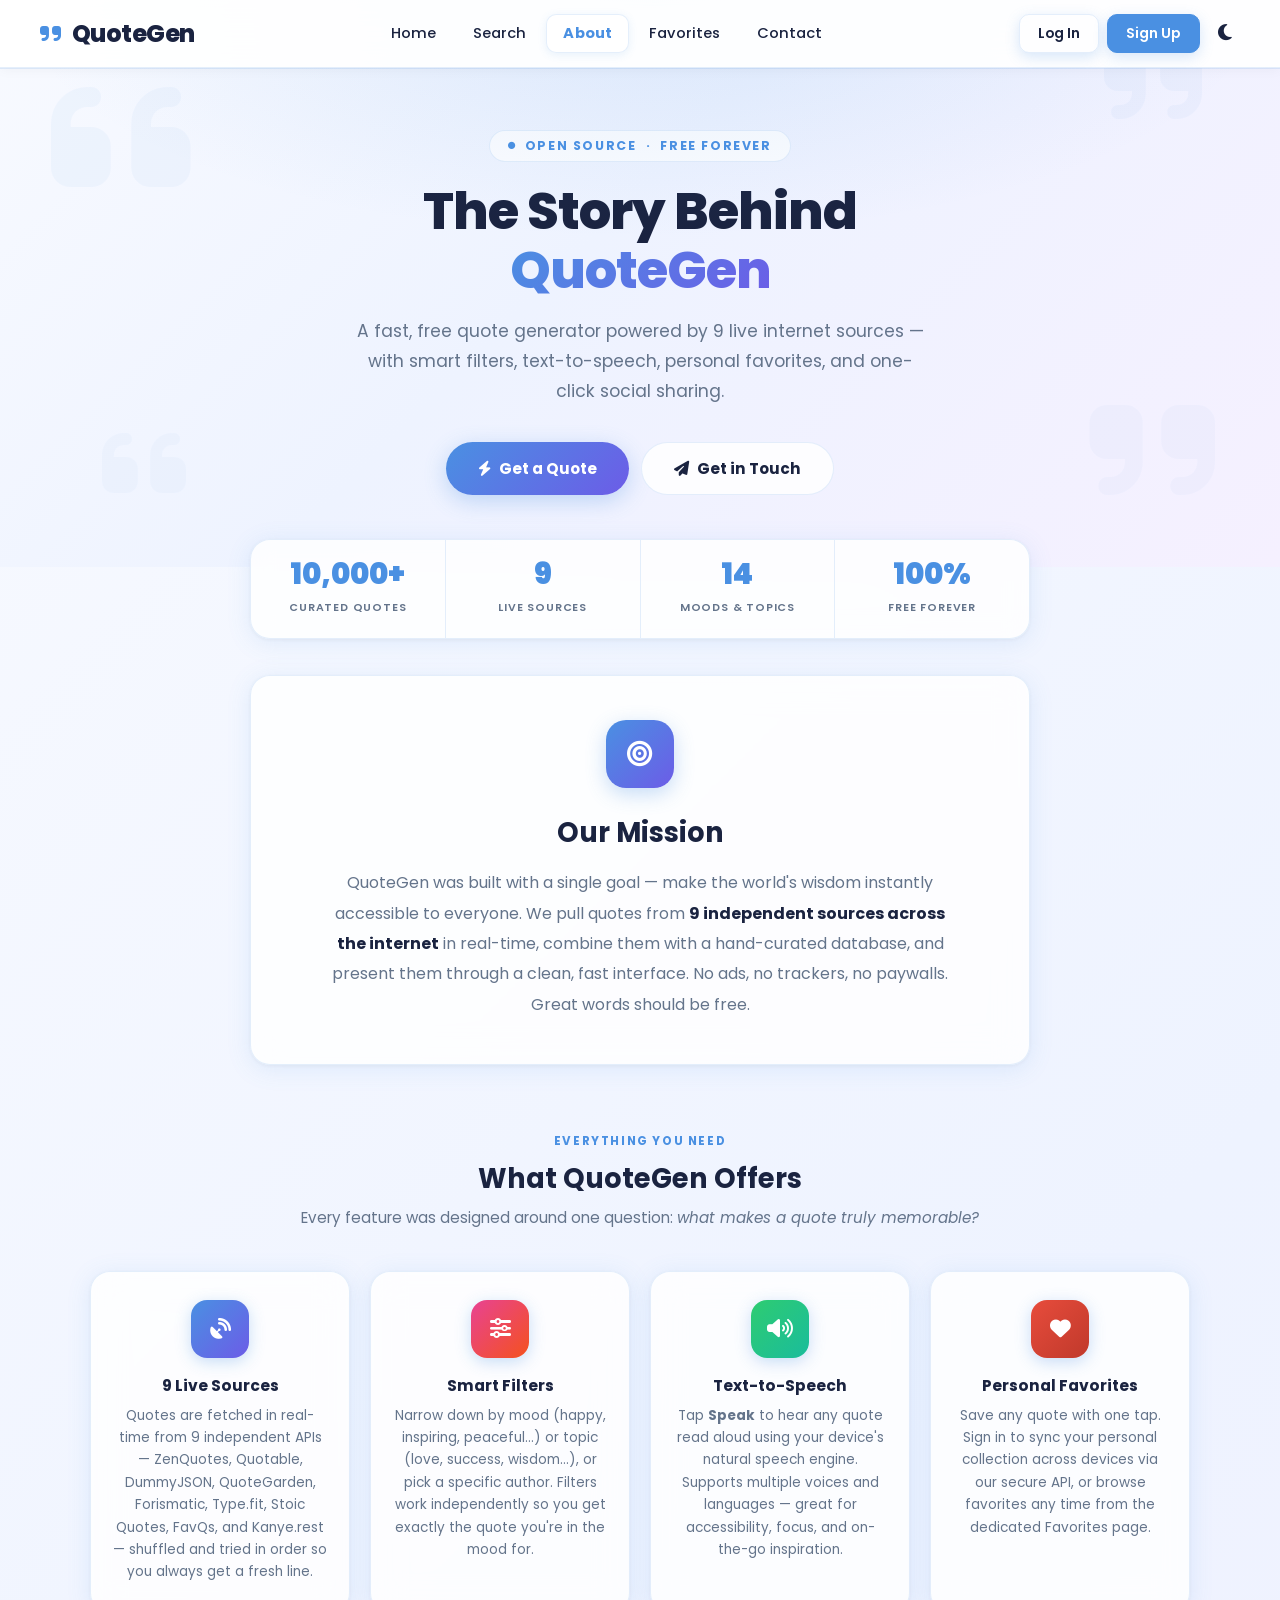
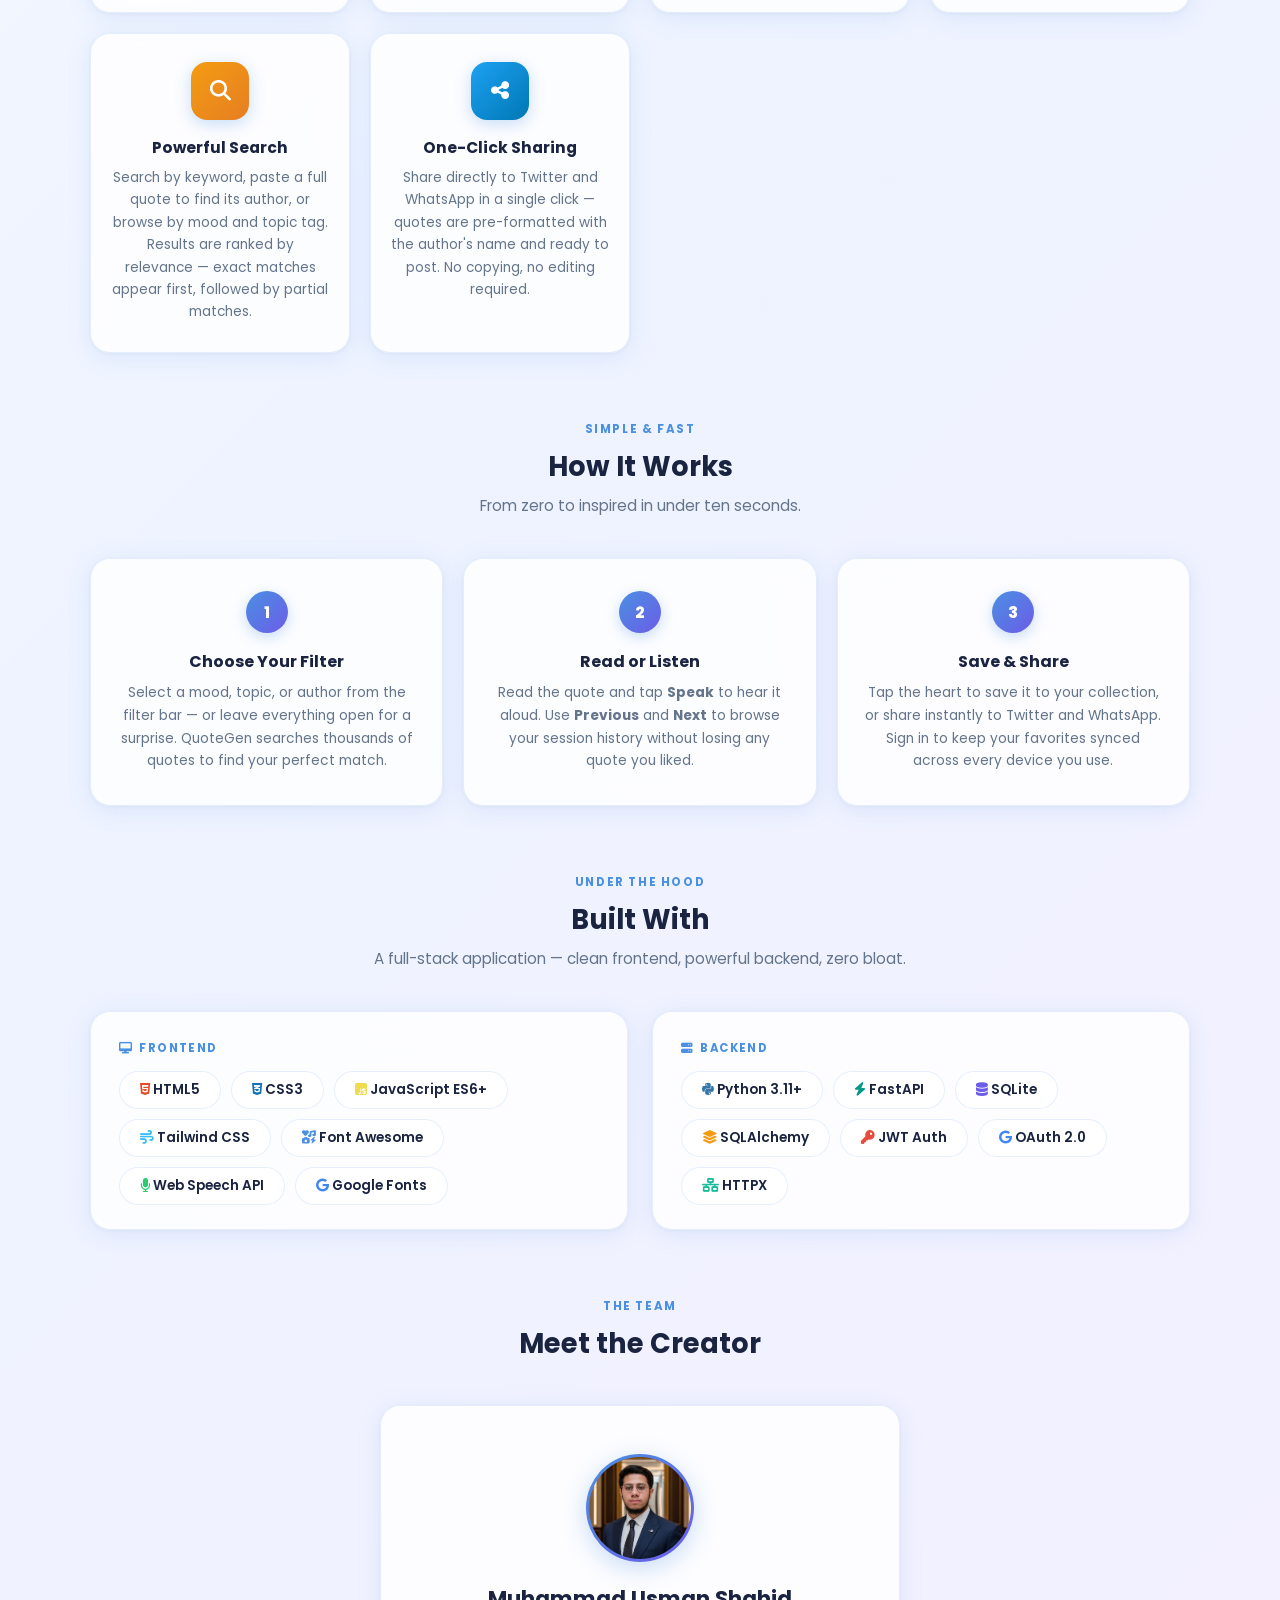
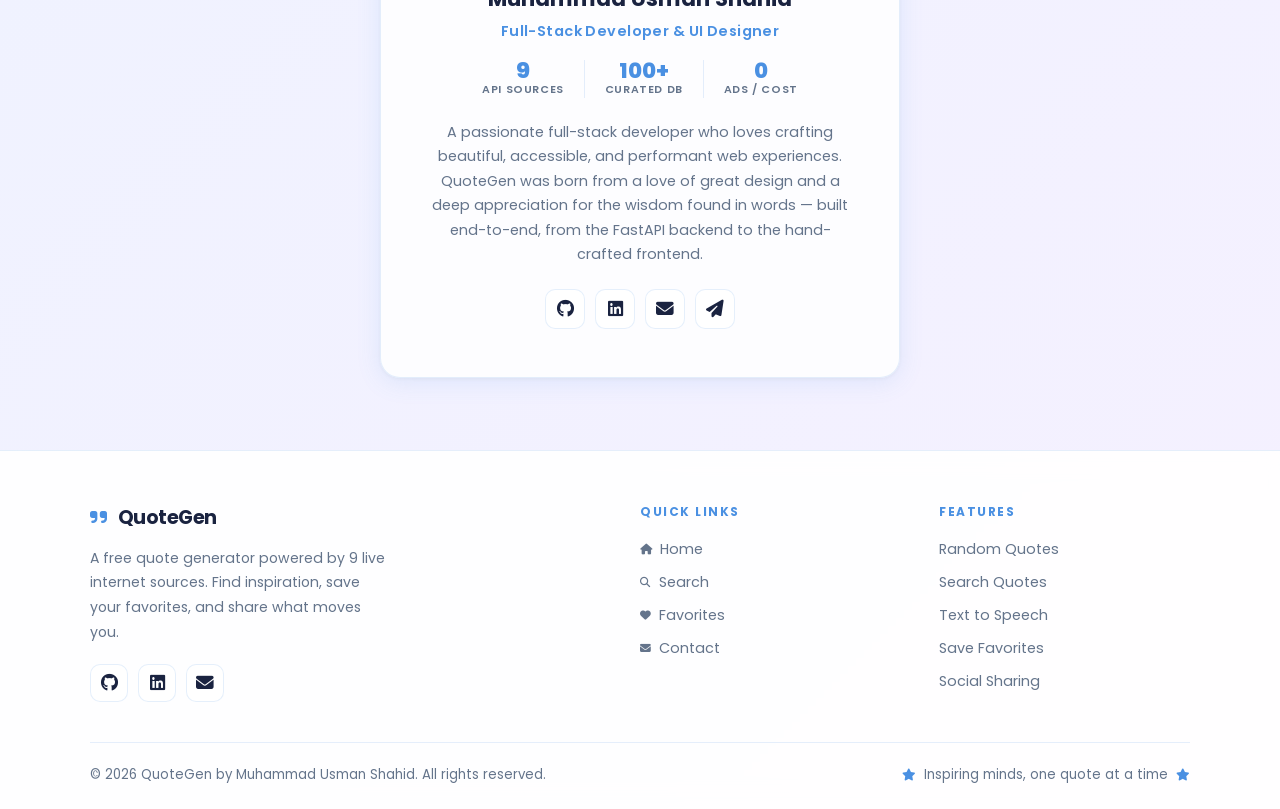
<file: frontend/about.html>
<!DOCTYPE html>
<html lang="en">

<head>
    <meta charset="UTF-8">
    <meta name="viewport" content="width=device-width, initial-scale=1.0">
    <style>html{background:#f8faff}html[data-theme=dark]{background:#09090f}</style>
    <script>(function(){try{var t=localStorage.getItem('theme');if(t)document.documentElement.setAttribute('data-theme',t);}catch(e){}document.documentElement.classList.add('no-trans');var _sh=false;function _show(){if(_sh)return;_sh=true;document.documentElement.classList.remove('no-trans');if(document.body){document.body.style.transition='opacity 0.45s ease';void document.body.offsetWidth;document.body.style.opacity='1';}}setTimeout(_show,0);document.addEventListener('DOMContentLoaded',function(){requestAnimationFrame(_show);});window.addEventListener('load',_show);})()</script>
    <title>About — QuoteGen</title>
    <meta name="description" content="Learn about QuoteGen — a free quote generator powered by 9 live internet sources, smart filters, text-to-speech, and personal favorites.">
    <link rel="icon" type="image/x-icon" href="favicon.ico">
    <link href="https://fonts.googleapis.com/css2?family=Poppins:wght@400;500;600;700;800&display=swap" rel="stylesheet">
    <link rel="stylesheet" href="https://cdnjs.cloudflare.com/ajax/libs/font-awesome/6.4.0/css/all.min.css">
    <link rel="stylesheet" href="style.css">
    <link rel="stylesheet" href="shared.css">

    <style>
        /* ── About-page hero ─────────────────────────────────── */
        .about-hero {
            position: relative;
            overflow: hidden;
            padding: 130px 24px 72px;
            text-align: center;
            background: var(--bg-gradient);
        }

        .about-hero::before {
            content: '';
            position: absolute;
            inset: 0;
            background: radial-gradient(ellipse 70% 60% at 50% 0%, rgba(74,144,226,.13) 0%, transparent 70%);
            pointer-events: none;
        }

        /* floating decorative quote marks */
        .about-fq {
            position: absolute;
            font-size: 8rem;
            color: var(--primary-color);
            opacity: .045;
            pointer-events: none;
            line-height: 1;
            user-select: none;
        }
        .about-fq-1  { top:  10%; left:  4%; font-size: 10rem; }
        .about-fq-2  { top:  5%;  right: 6%; font-size:  7rem; }
        .about-fq-3  { bottom: 10%; left: 8%; font-size:  6rem; opacity:.03; }
        .about-fq-4  { bottom:  8%; right: 5%; font-size:  9rem; opacity:.03; }

        .about-eyebrow {
            display: inline-flex;
            align-items: center;
            gap: 8px;
            padding: 6px 18px;
            border-radius: 50px;
            background: var(--box-bg);
            border: var(--border);
            font-size: 0.78rem;
            font-weight: 700;
            letter-spacing: 1.6px;
            text-transform: uppercase;
            color: var(--primary-color);
            margin-bottom: 20px;
        }

        .about-hero-title {
            font-size: clamp(2.2rem, 5vw, 3.2rem);
            font-weight: 800;
            color: var(--text-color);
            line-height: 1.15;
            letter-spacing: -1px;
            margin-bottom: 16px;
        }

        .about-hero-title span {
            background: var(--accent-grad);
            -webkit-background-clip: text;
            -webkit-text-fill-color: transparent;
            background-clip: text;
        }

        .about-hero-sub {
            font-size: 1.08rem;
            color: var(--secondary-color);
            max-width: 580px;
            margin: 0 auto 36px;
            line-height: 1.75;
        }

        .about-hero-ctas {
            display: flex;
            gap: 12px;
            justify-content: center;
            flex-wrap: wrap;
        }

        .btn-about-primary {
            display: inline-flex;
            align-items: center;
            gap: 8px;
            padding: 14px 32px;
            border-radius: 50px;
            background: var(--accent-grad);
            color: #fff;
            font-weight: 700;
            font-size: 0.95rem;
            text-decoration: none;
            border: none;
            cursor: pointer;
            transition: filter .25s, transform .25s;
            box-shadow: 0 6px 22px rgba(74,144,226,.3);
        }
        .btn-about-primary:hover { filter: brightness(1.09); transform: translateY(-2px); }

        .btn-about-outline {
            display: inline-flex;
            align-items: center;
            gap: 8px;
            padding: 14px 32px;
            border-radius: 50px;
            background: var(--box-bg);
            color: var(--text-color);
            font-weight: 700;
            font-size: 0.95rem;
            text-decoration: none;
            border: var(--border);
            cursor: pointer;
            transition: all .25s;
            backdrop-filter: blur(8px);
        }
        .btn-about-outline:hover { color: var(--primary-color); border-color: var(--primary-color); transform: translateY(-2px); }

        /* ── Stats strip ─────────────────────────────────────── */
        .about-stats-strip {
            display: flex;
            justify-content: center;
            gap: 0;
            margin: 0 auto;
            max-width: 780px;
            width: 90%;
            background: var(--box-bg);
            border: var(--border);
            border-radius: 20px;
            box-shadow: var(--shadow);
            backdrop-filter: blur(12px);
            -webkit-backdrop-filter: blur(12px);
            transform: translateY(-28px);
            position: relative;
            z-index: 2;
            overflow: hidden;
        }

        .about-stat {
            flex: 1;
            text-align: center;
            padding: 20px 16px;
            border-right: var(--border);
        }
        .about-stat:last-child { border-right: none; }

        .about-stat-num {
            font-size: 1.8rem;
            font-weight: 900;
            color: var(--primary-color);
            line-height: 1;
            display: block;
            margin-bottom: 4px;
        }

        .about-stat-label {
            font-size: 0.68rem;
            color: var(--secondary-color);
            font-weight: 600;
            text-transform: uppercase;
            letter-spacing: .8px;
            white-space: nowrap;
        }

        /* ── Mission / Story ─────────────────────────────────── */
        .mission-card {
            max-width: 780px;
            margin: 0 auto;
            text-align: center;
            padding: 44px 48px;
        }

        .mission-icon {
            width: 68px;
            height: 68px;
            border-radius: 20px;
            background: var(--accent-grad);
            display: flex;
            align-items: center;
            justify-content: center;
            color: #fff;
            font-size: 1.6rem;
            margin: 0 auto 24px;
            box-shadow: 0 6px 20px rgba(74,144,226,.3);
        }

        /* ── How it works steps ──────────────────────────────── */
        .steps-grid {
            display: grid;
            grid-template-columns: repeat(3, 1fr);
            gap: 20px;
        }

        .step-card {
            text-align: center;
            padding: 32px 24px;
            position: relative;
        }

        .step-num {
            width: 42px;
            height: 42px;
            border-radius: 50%;
            background: var(--accent-grad);
            color: #fff;
            font-size: .95rem;
            font-weight: 800;
            display: flex;
            align-items: center;
            justify-content: center;
            margin: 0 auto 16px;
            box-shadow: 0 4px 14px rgba(74,144,226,.3);
        }

        .step-card h3 {
            font-size: 1rem;
            font-weight: 700;
            color: var(--text-color);
            margin-bottom: 8px;
        }

        .step-card p {
            font-size: 0.86rem;
            color: var(--secondary-color);
            line-height: 1.65;
        }

        /* ── Tech stack ──────────────────────────────────────── */
        .tech-section-grid {
            display: grid;
            grid-template-columns: 1fr 1fr;
            gap: 24px;
        }

        .tech-group-title {
            font-size: 0.72rem;
            font-weight: 700;
            text-transform: uppercase;
            letter-spacing: 1.4px;
            color: var(--primary-color);
            margin-bottom: 14px;
        }

        /* ── Creator card ────────────────────────────────────── */
        .creator-card-wrap {
            max-width: 520px;
            margin: 0 auto;
            text-align: center;
            padding: 48px 40px;
        }

        .creator-ring {
            width: 108px;
            height: 108px;
            border-radius: 50%;
            padding: 3px;
            background: var(--accent-grad);
            margin: 0 auto 20px;
            box-shadow: 0 6px 24px rgba(74,144,226,.3);
        }

        .creator-ring-inner {
            width: 100%;
            height: 100%;
            border-radius: 50%;
            overflow: hidden;
            background: var(--box-bg);
        }

        .creator-ring-inner img {
            width: 100%;
            height: 100%;
            object-fit: cover;
            display: block;
        }

        .creator-ring-inner .creator-initials {
            width: 100%;
            height: 100%;
            display: flex;
            align-items: center;
            justify-content: center;
            font-size: 2.2rem;
            font-weight: 800;
            color: var(--primary-color);
        }

        .about-section-head {
            text-align: center;
            margin-bottom: 40px;
        }

        .about-section-eyebrow {
            font-size: .73rem;
            font-weight: 700;
            letter-spacing: 1.6px;
            text-transform: uppercase;
            color: var(--primary-color);
            margin-bottom: 8px;
            display: block;
        }

        /* ── Responsive ──────────────────────────────────────── */
        @media (max-width: 768px) {
            .steps-grid { grid-template-columns: 1fr; }
            .tech-section-grid { grid-template-columns: 1fr; }
        }

        @media (max-width: 600px) {
            .about-hero { padding: 110px 20px 56px; }
            .about-fq { display: none; }
            .about-stats-strip { flex-wrap: wrap; border-radius: 16px; }
            .about-stat { flex: 1 1 45%; border-right: none; border-bottom: var(--border); }
            .about-stat:nth-child(3),
            .about-stat:last-child { border-bottom: none; }
            .mission-card { padding: 28px 20px; }
            .creator-card-wrap { padding: 32px 20px; }
        }
    </style>
</head>

<body class="page-wrapper">

    <!-- ── Header ────────────────────────────────────────────────────── -->
    <header class="main-header">
        <a href="/home" class="logo" style="text-decoration:none">
            <i class="fas fa-quote-right"></i>
            <span>QuoteGen</span>
        </a>
        <nav id="nav-menu" class="nav-links" aria-label="Main navigation">
            <a href="/home"     class="nav-link">Home</a>
            <a href="/search"    class="nav-link">Search</a>
            <a href="/about"     class="nav-link nav-active">About</a>
            <a href="/favorites" class="nav-link">Favorites</a>
            <a href="/contact"   class="nav-link">Contact</a>
        </nav>
        <div class="header-actions">
            <div id="auth-slot"></div>
            <button id="theme-toggle" class="theme-btn" aria-label="Toggle theme">
                <i class="fas fa-moon"></i>
            </button>
            <button id="hamburger" class="hamburger" aria-label="Toggle menu" aria-expanded="false">
                <span></span><span></span><span></span>
            </button>
        </div>
    </header>

    <main style="flex:1">

        <!-- ── Hero ──────────────────────────────────────────────────── -->
        <section class="about-hero">
            <!-- Decorative floating marks -->
            <i class="fas fa-quote-left  about-fq about-fq-1" aria-hidden="true"></i>
            <i class="fas fa-quote-right about-fq about-fq-2" aria-hidden="true"></i>
            <i class="fas fa-quote-left  about-fq about-fq-3" aria-hidden="true"></i>
            <i class="fas fa-quote-right about-fq about-fq-4" aria-hidden="true"></i>

            <span class="about-eyebrow">
                <i class="fas fa-circle" style="font-size:.45rem; color:var(--primary-color)"></i>
                Open Source &nbsp;&middot;&nbsp; Free Forever
            </span>

            <h1 class="about-hero-title">
                The Story Behind<br><span>QuoteGen</span>
            </h1>

            <p class="about-hero-sub">
                A fast, free quote generator powered by 9 live internet sources —
                with smart filters, text-to-speech, personal favorites,
                and one-click social sharing.
            </p>

            <div class="about-hero-ctas">
                <a href="/home" class="btn-about-primary">
                    <i class="fas fa-bolt"></i> Get a Quote
                </a>
                <a href="/contact" class="btn-about-outline">
                    <i class="fas fa-paper-plane"></i> Get in Touch
                </a>
            </div>
        </section>

        <!-- ── Stats strip ────────────────────────────────────────────── -->
        <div class="about-stats-strip">
            <div class="about-stat">
                <span class="about-stat-num">10,000+</span>
                <span class="about-stat-label">Curated Quotes</span>
            </div>
            <div class="about-stat">
                <span class="about-stat-num">9</span>
                <span class="about-stat-label">Live Sources</span>
            </div>
            <div class="about-stat">
                <span class="about-stat-num">14</span>
                <span class="about-stat-label">Moods &amp; Topics</span>
            </div>
            <div class="about-stat">
                <span class="about-stat-num">100%</span>
                <span class="about-stat-label">Free Forever</span>
            </div>
        </div>

        <!-- ── Mission ────────────────────────────────────────────────── -->
        <section class="section-wrap" style="padding-top:8px;">
            <div class="glass-card mission-card">
                <div class="mission-icon">
                    <i class="fas fa-bullseye"></i>
                </div>
                <h2 class="section-title" style="text-align:center; font-size:1.7rem; margin-bottom:14px;">Our Mission</h2>
                <p style="color:var(--secondary-color); font-size:1rem; line-height:1.9; max-width:640px; margin:0 auto;">
                    QuoteGen was built with a single goal — make the world's wisdom instantly
                    accessible to everyone. We pull quotes from <strong style="color:var(--text-color)">9 independent sources
                    across the internet</strong> in real-time, combine them with a hand-curated database,
                    and present them through a clean, fast interface. No ads, no trackers, no paywalls.
                    Great words should be free.
                </p>
            </div>
        </section>

        <!-- ── Features ───────────────────────────────────────────────── -->
        <section class="section-wrap">
            <div class="about-section-head">
                <span class="about-section-eyebrow">Everything You Need</span>
                <h2 class="section-title" style="font-size:1.7rem; text-align:center;">What QuoteGen Offers</h2>
                <p class="section-subtitle" style="text-align:center;">
                    Every feature was designed around one question: <em>what makes a quote truly memorable?</em>
                </p>
            </div>

            <div class="features-grid">

                <div class="glass-card feature-card">
                    <div class="feature-icon-wrap" style="background:linear-gradient(135deg,#4a90e2,#6c5ce7)">
                        <i class="fas fa-satellite-dish"></i>
                    </div>
                    <h3>9 Live Sources</h3>
                    <p>Quotes are fetched in real-time from 9 independent APIs — ZenQuotes, Quotable, DummyJSON, QuoteGarden, Forismatic, Type.fit, Stoic Quotes, FavQs, and Kanye.rest — shuffled and tried in order so you always get a fresh line.</p>
                </div>

                <div class="glass-card feature-card">
                    <div class="feature-icon-wrap" style="background:linear-gradient(135deg,#e84393,#f4511e)">
                        <i class="fas fa-sliders-h"></i>
                    </div>
                    <h3>Smart Filters</h3>
                    <p>Narrow down by mood (happy, inspiring, peaceful…) or topic (love, success, wisdom…), or pick a specific author. Filters work independently so you get exactly the quote you're in the mood for.</p>
                </div>

                <div class="glass-card feature-card">
                    <div class="feature-icon-wrap" style="background:linear-gradient(135deg,#2ecc71,#1abc9c)">
                        <i class="fas fa-volume-up"></i>
                    </div>
                    <h3>Text-to-Speech</h3>
                    <p>Tap <strong>Speak</strong> to hear any quote read aloud using your device's natural speech engine. Supports multiple voices and languages — great for accessibility, focus, and on-the-go inspiration.</p>
                </div>

                <div class="glass-card feature-card">
                    <div class="feature-icon-wrap" style="background:linear-gradient(135deg,#e74c3c,#c0392b)">
                        <i class="fas fa-heart"></i>
                    </div>
                    <h3>Personal Favorites</h3>
                    <p>Save any quote with one tap. Sign in to sync your personal collection across devices via our secure API, or browse favorites any time from the dedicated Favorites page.</p>
                </div>

                <div class="glass-card feature-card">
                    <div class="feature-icon-wrap" style="background:linear-gradient(135deg,#f39c12,#e67e22)">
                        <i class="fas fa-search"></i>
                    </div>
                    <h3>Powerful Search</h3>
                    <p>Search by keyword, paste a full quote to find its author, or browse by mood and topic tag. Results are ranked by relevance — exact matches appear first, followed by partial matches.</p>
                </div>

                <div class="glass-card feature-card">
                    <div class="feature-icon-wrap" style="background:linear-gradient(135deg,#1da1f2,#0077b5)">
                        <i class="fas fa-share-alt"></i>
                    </div>
                    <h3>One-Click Sharing</h3>
                    <p>Share directly to Twitter and WhatsApp in a single click — quotes are pre-formatted with the author's name and ready to post. No copying, no editing required.</p>
                </div>

            </div>
        </section>

        <!-- ── How it Works ────────────────────────────────────────────── -->
        <section class="section-wrap">
            <div class="about-section-head">
                <span class="about-section-eyebrow">Simple &amp; Fast</span>
                <h2 class="section-title" style="font-size:1.7rem; text-align:center;">How It Works</h2>
                <p class="section-subtitle" style="text-align:center;">
                    From zero to inspired in under ten seconds.
                </p>
            </div>

            <div class="steps-grid">
                <div class="glass-card step-card">
                    <div class="step-num">1</div>
                    <h3>Choose Your Filter</h3>
                    <p>Select a mood, topic, or author from the filter bar — or leave everything open for a surprise. QuoteGen searches thousands of quotes to find your perfect match.</p>
                </div>
                <div class="glass-card step-card">
                    <div class="step-num">2</div>
                    <h3>Read or Listen</h3>
                    <p>Read the quote and tap <strong>Speak</strong> to hear it aloud. Use <strong>Previous</strong> and <strong>Next</strong> to browse your session history without losing any quote you liked.</p>
                </div>
                <div class="glass-card step-card">
                    <div class="step-num">3</div>
                    <h3>Save &amp; Share</h3>
                    <p>Tap the heart to save it to your collection, or share instantly to Twitter and WhatsApp. Sign in to keep your favorites synced across every device you use.</p>
                </div>
            </div>
        </section>

        <!-- ── Tech Stack ──────────────────────────────────────────────── -->
        <section class="section-wrap">
            <div class="about-section-head">
                <span class="about-section-eyebrow">Under the Hood</span>
                <h2 class="section-title" style="font-size:1.7rem; text-align:center;">Built With</h2>
                <p class="section-subtitle" style="text-align:center;">
                    A full-stack application — clean frontend, powerful backend, zero bloat.
                </p>
            </div>

            <div class="tech-section-grid">

                <!-- Frontend -->
                <div class="glass-card" style="padding:28px 28px 24px;">
                    <p class="tech-group-title"><i class="fas fa-desktop" style="margin-right:6px"></i>Frontend</p>
                    <div class="tech-badges" style="justify-content:flex-start;">
                        <span class="tech-badge"><i class="fab fa-html5" style="color:#e34f26"></i> HTML5</span>
                        <span class="tech-badge"><i class="fab fa-css3-alt" style="color:#1572b6"></i> CSS3</span>
                        <span class="tech-badge"><i class="fab fa-js-square" style="color:#f0db4f"></i> JavaScript ES6+</span>
                        <span class="tech-badge"><i class="fas fa-wind" style="color:#38bdf8"></i> Tailwind CSS</span>
                        <span class="tech-badge"><i class="fas fa-icons" style="color:var(--primary-color)"></i> Font Awesome</span>
                        <span class="tech-badge"><i class="fas fa-microphone" style="color:#2ecc71"></i> Web Speech API</span>
                        <span class="tech-badge"><i class="fab fa-google" style="color:#4285f4"></i> Google Fonts</span>
                    </div>
                </div>

                <!-- Backend -->
                <div class="glass-card" style="padding:28px 28px 24px;">
                    <p class="tech-group-title"><i class="fas fa-server" style="margin-right:6px"></i>Backend</p>
                    <div class="tech-badges" style="justify-content:flex-start;">
                        <span class="tech-badge"><i class="fab fa-python" style="color:#3776ab"></i> Python 3.11+</span>
                        <span class="tech-badge"><i class="fas fa-bolt" style="color:#009688"></i> FastAPI</span>
                        <span class="tech-badge"><i class="fas fa-database" style="color:#6c5ce7"></i> SQLite</span>
                        <span class="tech-badge"><i class="fas fa-layer-group" style="color:#f39c12"></i> SQLAlchemy</span>
                        <span class="tech-badge"><i class="fas fa-key" style="color:#e74c3c"></i> JWT Auth</span>
                        <span class="tech-badge"><i class="fab fa-google" style="color:#4285f4"></i> OAuth 2.0</span>
                        <span class="tech-badge"><i class="fas fa-network-wired" style="color:#1abc9c"></i> HTTPX</span>
                    </div>
                </div>

            </div>
        </section>

        <!-- ── Creator ─────────────────────────────────────────────────── -->
        <section class="section-wrap" style="padding-bottom:72px;">
            <div class="about-section-head">
                <span class="about-section-eyebrow">The Team</span>
                <h2 class="section-title" style="font-size:1.7rem; text-align:center;">Meet the Creator</h2>
            </div>

            <div class="glass-card creator-card-wrap">

                <!-- Avatar with gradient ring -->
                <div class="creator-ring">
                    <div class="creator-ring-inner">
                        <img src="profile.png" alt="Muhammad Usman Shahid"
                             onerror="this.style.display='none'; this.parentElement.querySelector('.creator-initials').style.display='flex';">
                        <div class="creator-initials" style="display:none;">MU</div>
                    </div>
                </div>

                <h2 class="creator-name">Muhammad Usman Shahid</h2>
                <p class="creator-role">Full-Stack Developer &amp; UI Designer</p>

                <!-- Quick stats -->
                <div style="display:flex; gap:20px; justify-content:center; margin:18px 0 22px; flex-wrap:wrap;">
                    <div style="text-align:center;">
                        <div style="font-size:1.35rem; font-weight:800; color:var(--primary-color); line-height:1;">9</div>
                        <div style="font-size:0.68rem; color:var(--secondary-color); font-weight:600; text-transform:uppercase; letter-spacing:.6px;">API Sources</div>
                    </div>
                    <div style="width:1px; background:var(--border-color);"></div>
                    <div style="text-align:center;">
                        <div style="font-size:1.35rem; font-weight:800; color:var(--primary-color); line-height:1;">100+</div>
                        <div style="font-size:0.68rem; color:var(--secondary-color); font-weight:600; text-transform:uppercase; letter-spacing:.6px;">Curated DB</div>
                    </div>
                    <div style="width:1px; background:var(--border-color);"></div>
                    <div style="text-align:center;">
                        <div style="font-size:1.35rem; font-weight:800; color:var(--primary-color); line-height:1;">0</div>
                        <div style="font-size:0.68rem; color:var(--secondary-color); font-weight:600; text-transform:uppercase; letter-spacing:.6px;">Ads / Cost</div>
                    </div>
                </div>

                <p class="creator-bio">
                    A passionate full-stack developer who loves crafting beautiful,
                    accessible, and performant web experiences. QuoteGen was born from
                    a love of great design and a deep appreciation for the wisdom found in words —
                    built end-to-end, from the FastAPI backend to the hand-crafted frontend.
                </p>

                <div class="creator-links">
                    <a href="https://github.com/Muhammad-Usman55" target="_blank" rel="noopener" aria-label="GitHub"
                       title="GitHub">
                        <i class="fab fa-github"></i>
                    </a>
                    <a href="https://www.linkedin.com/in/muhammadusman55/" target="_blank" rel="noopener" aria-label="LinkedIn"
                       title="LinkedIn">
                        <i class="fab fa-linkedin"></i>
                    </a>
                    <a href="mailto:usmanshahidhnd2108@gmail.com" aria-label="Email" title="Send Email">
                        <i class="fas fa-envelope"></i>
                    </a>
                    <a href="/contact" aria-label="Contact page" title="Contact">
                        <i class="fas fa-paper-plane"></i>
                    </a>
                </div>
            </div>
        </section>

    </main>

    <!-- ── Footer ─────────────────────────────────────────────────────── -->
    <footer class="site-footer">
        <div class="footer-inner">
            <div class="footer-grid">

                <div class="footer-brand">
                    <a href="/home" class="logo">
                        <i class="fas fa-quote-right"></i>
                        <span>QuoteGen</span>
                    </a>
                    <p class="footer-brand-desc">
                        A free quote generator powered by 9 live internet sources.
                        Find inspiration, save your favorites, and share what moves you.
                    </p>
                    <div class="footer-social-row">
                        <a href="https://github.com/Muhammad-Usman55" target="_blank" rel="noopener" aria-label="GitHub">
                            <i class="fab fa-github"></i>
                        </a>
                        <a href="https://www.linkedin.com/in/muhammadusman55/" target="_blank" rel="noopener" aria-label="LinkedIn">
                            <i class="fab fa-linkedin"></i>
                        </a>
                        <a href="mailto:usmanshahidhnd2108@gmail.com" aria-label="Email">
                            <i class="fas fa-envelope"></i>
                        </a>
                    </div>
                </div>

                <div>
                    <p class="footer-col-title">Quick Links</p>
                    <ul class="footer-links">
                        <li><a href="/home"><i class="fas fa-home fa-xs"></i> Home</a></li>
                        <li><a href="/search"><i class="fas fa-search fa-xs"></i> Search</a></li>
                        <li><a href="/favorites"><i class="fas fa-heart fa-xs"></i> Favorites</a></li>
                        <li><a href="/contact"><i class="fas fa-envelope fa-xs"></i> Contact</a></li>
                    </ul>
                </div>

                <div>
                    <p class="footer-col-title">Features</p>
                    <ul class="footer-links">
                        <li><a href="/home">Random Quotes</a></li>
                        <li><a href="/search">Search Quotes</a></li>
                        <li><a href="/home">Text to Speech</a></li>
                        <li><a href="/favorites">Save Favorites</a></li>
                        <li><a href="/home">Social Sharing</a></li>
                    </ul>
                </div>

            </div>

            <div class="footer-bottom">
                <p>&copy; 2026 QuoteGen by Muhammad Usman Shahid. All rights reserved.</p>
                <p style="display:flex; align-items:center; gap:8px;">
                    <i class="fas fa-star" style="color:var(--primary-color); font-size:0.75rem;"></i>
                    Inspiring minds, one quote at a time
                    <i class="fas fa-star" style="color:var(--primary-color); font-size:0.75rem;"></i>
                </p>
            </div>
        </div>
    </footer>

    <script src="auth.js"></script>
    <script src="shared.js"></script>
</body>

</html>
</file>
<file: frontend/style.css>
/* ============================================================
   style.css — Global design tokens, base elements, shared UI
   ============================================================ */

/* ── Design tokens (light mode) ─────────────────────────── */
:root {
    --primary-color:    #4a90e2;
    --secondary-color:  #64748b;
    --bg-gradient:      linear-gradient(135deg, #f8faff 0%, #eef3ff 45%, #f5f0ff 100%);
    --box-bg:           rgba(255, 255, 255, 0.82);
    --text-color:       #1a2340;
    --button-bg:        #4a90e2;
    --button-text:      #ffffff;
    --button-hover:     #357abd;
    --shadow:           0 4px 24px rgba(74, 144, 226, 0.13), 0 1px 4px rgba(0,0,0,0.05);
    --header-footer-bg: rgba(255, 255, 255, 0.92);
    --border:           1px solid rgba(74, 144, 226, 0.14);
    --border-color:     rgba(74, 144, 226, 0.14);
    --accent-grad:      linear-gradient(135deg, #4a90e2 0%, #6c5ce7 100%);
    --card-hover-shadow:0 16px 48px rgba(74, 144, 226, 0.2);
}

/* ── Design tokens (dark mode) ──────────────────────────── */
[data-theme="dark"] {
    --primary-color:    #bb86fc;
    --secondary-color:  #94a3b8;
    --bg-gradient:      linear-gradient(135deg, #09090f 0%, #0e0e1e 50%, #110d1e 100%);
    --box-bg:           rgba(18, 16, 36, 0.88);
    --text-color:       #e2e2f0;
    --button-bg:        #bb86fc;
    --button-text:      #0e0e1e;
    --button-hover:     #9b6dd3;
    --shadow:           0 8px 32px rgba(0, 0, 0, 0.5), 0 2px 8px rgba(187,134,252,0.08);
    --header-footer-bg: rgba(9, 9, 15, 0.95);
    --border:           1px solid rgba(187, 134, 252, 0.12);
    --border-color:     rgba(187, 134, 252, 0.12);
    --accent-grad:      linear-gradient(135deg, #bb86fc 0%, #a855f7 100%);
    --card-hover-shadow:0 16px 48px rgba(187, 134, 252, 0.2);
}

/* ── Suppress transitions during initial page load ──────── */
.no-trans, .no-trans *, .no-trans *::before, .no-trans *::after {
    transition: none !important;
    animation: none !important;
}

/* ── HTML root ───────────────────────────────────────────── */
html {
    scroll-behavior: smooth;
    /* offset anchor targets so they clear the 68 px fixed navbar */
    scroll-padding-top: 68px;
}

/* ── Reset ───────────────────────────────────────────────── */
*, *::before, *::after {
    box-sizing: border-box;
    margin: 0;
    padding: 0;
}

/* ── Body ────────────────────────────────────────────────── */
body {
    min-height: 100vh;
    background: var(--bg-gradient);
    color: var(--text-color);
    font-family: 'Poppins', 'Inter', 'Noto Nastaliq Urdu', sans-serif;
    display: flex;
    flex-direction: column;
    align-items: center;
    transition: background 0.4s ease, color 0.3s ease;
    -webkit-font-smoothing: antialiased;
    -moz-osx-font-smoothing: grayscale;
}

/* ── Header ──────────────────────────────────────────────── */
.main-header {
    width: 100%;
    padding: 0 40px;
    height: 68px;
    display: flex;
    justify-content: space-between;
    align-items: center;
    background: var(--header-footer-bg);
    backdrop-filter: blur(16px);
    -webkit-backdrop-filter: blur(16px);
    box-shadow: 0 1px 0 var(--border-color), 0 2px 12px rgba(0,0,0,0.04);
    border-bottom: var(--border);
    position: fixed;
    top: 0;
    z-index: 1000;
}

.logo {
    display: flex;
    align-items: center;
    gap: 10px;
    font-size: 1.5rem;
    font-weight: 800;
    letter-spacing: -0.5px;
    color: var(--text-color);
    text-decoration: none;
}

.logo i { color: var(--primary-color); }

.header-actions {
    display: flex;
    align-items: center;
    gap: 10px;
}

/* Theme toggle */
.theme-btn {
    background: transparent;
    border: none;
    font-size: 1.15rem;
    color: var(--text-color);
    cursor: pointer;
    padding: 8px;
    border-radius: 50%;
    transition: all 0.3s cubic-bezier(0.175, 0.885, 0.32, 1.275);
    line-height: 1;
}

.theme-btn:hover {
    transform: rotate(20deg) scale(1.15);
    background: rgba(128, 128, 128, 0.12);
    color: var(--primary-color);
}

/* ── Container (quote page layout wrapper) ───────────────── */
.container {
    padding-top: 108px;
    padding-bottom: 80px;
    width: 100%;
    display: flex;
    flex-direction: column;
    justify-content: center;
    align-items: center;
    flex-grow: 1;
}

/* ── Quote card ──────────────────────────────────────────── */
.quote-box {
    background: var(--box-bg);
    width: 90%;
    max-width: 780px;
    border-radius: 24px;
    box-shadow: var(--shadow);
    text-align: center;
    backdrop-filter: blur(20px);
    -webkit-backdrop-filter: blur(20px);
    border: var(--border);
    position: relative;
    overflow: hidden;
    padding: 44px 52px 36px;
    transition: opacity 0.15s ease, box-shadow 0.3s ease;
}

.quote-box:hover {
    box-shadow: var(--card-hover-shadow);
}

/* Gradient accent bar at the top of the quote card */
.quote-box-accent {
    height: 4px;
    background: var(--accent-grad);
    width: 100%;
    display: block;
    flex-shrink: 0;
}

/* Inner padding shim */
.quote-box-inner {
    padding: 44px 52px 36px;
}

/* ── Quote typography ────────────────────────────────────── */
.quote-content {
    font-size: 1.85rem;
    font-weight: 700;
    line-height: 1.55;
    margin-bottom: 20px;
    position: relative;
    letter-spacing: -0.2px;
}

.quote-icon {
    font-size: 1.05rem;
    color: var(--primary-color);
    vertical-align: super;
    opacity: 0.65;
}

.quote-text { padding: 0 8px; }
.long-quote { font-size: 1.4rem; }

.quote-author {
    font-size: 0.95rem;
    font-weight: 600;
    letter-spacing: 0.3px;
    color: var(--secondary-color);
    margin-bottom: 32px;
}

.quote-author::before {
    content: '— ';
    opacity: 0.6;
}

/* ── Button rows ─────────────────────────────────────────── */

/* Navigation row: ← Previous  |  Next Quote → */
.btn-row-nav {
    display: flex;
    justify-content: center;
    gap: 12px;
    margin-bottom: 12px;
    flex-wrap: wrap;
}

/* Utility row: Speak · Save · Share */
.btn-row-utils {
    display: flex;
    justify-content: center;
    align-items: center;
    gap: 8px;
    flex-wrap: wrap;
}

/* Divider between rows */
.btn-divider {
    width: 90%;
    height: 1px;
    background: var(--border-color);
    margin: 16px auto 14px;
    opacity: 0.6;
}

/* Legacy support */
.buttons {
    display: flex;
    justify-content: center;
    gap: 12px;
    flex-wrap: wrap;
    align-items: center;
}

/* ── Button base ─────────────────────────────────────────── */
.button {
    cursor: pointer;
    font-size: 0.88rem;
    font-weight: 600;
    border: none;
    border-radius: 50px;
    color: var(--button-text);
    background: var(--button-bg);
    padding: 11px 26px;
    box-shadow: 0 4px 14px rgba(74, 144, 226, 0.22);
    transition: all 0.28s cubic-bezier(0.175, 0.885, 0.32, 1.275);
    text-decoration: none;
    outline: none;
    display: inline-flex;
    align-items: center;
    justify-content: center;
    gap: 7px;
    font-family: 'Poppins', sans-serif;
    white-space: nowrap;
    position: relative;
    overflow: hidden;
}

.button:hover {
    background: var(--button-hover);
    transform: translateY(-3px);
    box-shadow: 0 8px 24px rgba(74, 144, 226, 0.32);
}

.button:active {
    transform: translateY(-1px);
    box-shadow: 0 3px 10px rgba(74, 144, 226, 0.18);
}

.button:disabled {
    opacity: 0.42;
    cursor: not-allowed;
    box-shadow: none;
    transform: none;
    pointer-events: none;
}

/* Primary nav buttons — gradient, larger */
.new-quote-btn {
    background: var(--accent-grad);
    box-shadow: 0 6px 20px rgba(74, 144, 226, 0.35);
    padding: 13px 32px;
    font-size: 0.92rem;
}

.new-quote-btn:hover {
    background: var(--accent-grad);
    filter: brightness(1.08);
    box-shadow: 0 10px 32px rgba(74, 144, 226, 0.45);
}

.prev-quote-btn {
    padding: 13px 28px;
    font-size: 0.92rem;
    background: var(--box-bg);
    color: var(--text-color);
    border: var(--border);
    box-shadow: none;
    backdrop-filter: blur(8px);
    -webkit-backdrop-filter: blur(8px);
}

.prev-quote-btn:hover {
    background: var(--primary-color);
    color: #fff;
    border-color: var(--primary-color);
    box-shadow: 0 6px 18px rgba(74, 144, 226, 0.3);
}

/* Utility buttons — ghost style */
.tts-btn,
.fav-btn,
.view-fav-btn {
    padding: 9px 18px;
    font-size: 0.82rem;
    background: var(--box-bg);
    color: var(--text-color);
    border: var(--border);
    box-shadow: none;
    backdrop-filter: blur(8px);
    -webkit-backdrop-filter: blur(8px);
}

.tts-btn:hover {
    background: var(--primary-color);
    color: #fff;
    border-color: var(--primary-color);
    box-shadow: 0 4px 14px rgba(74, 144, 226, 0.28);
}

.view-fav-btn:hover {
    background: var(--primary-color);
    color: #fff;
    border-color: var(--primary-color);
    box-shadow: 0 4px 14px rgba(74, 144, 226, 0.28);
}

.fav-btn:hover,
.fav-btn.active {
    background: #e74c3c;
    color: #fff;
    border-color: #e74c3c;
    box-shadow: 0 4px 14px rgba(231, 76, 60, 0.3);
}

/* Social share buttons */
a#twitter.button,
button#whatsapp.button {
    padding: 9px 16px;
    font-size: 0.82rem;
    background: var(--box-bg);
    color: var(--text-color);
    border: var(--border);
    box-shadow: none;
}

a#twitter.button:hover  { background: #1da1f2; color: #fff; border-color: #1da1f2; box-shadow: 0 4px 14px rgba(29,161,242,0.3); }
button#whatsapp.button:hover { background: #25d366; color: #fff; border-color: #25d366; box-shadow: 0 4px 14px rgba(37,211,102,0.3); }

/* ── Favorites modal ─────────────────────────────────────── */
.modal {
    position: fixed;
    inset: 0;
    background: rgba(0, 0, 0, 0.45);
    display: flex;
    justify-content: center;
    align-items: center;
    backdrop-filter: blur(6px);
    z-index: 1100;
    animation: fadeIn 0.2s ease;
}

.modal[hidden] { display: none !important; }

.modal-content {
    background: var(--box-bg);
    border: var(--border);
    border-radius: 22px;
    box-shadow: var(--shadow);
    width: min(720px, 92vw);
    max-height: 80vh;
    overflow: hidden;
    display: flex;
    flex-direction: column;
    animation: slideUp 0.25s ease;
    position: relative;
    backdrop-filter: blur(20px);
    -webkit-backdrop-filter: blur(20px);
}

.modal-header {
    display: flex;
    align-items: center;
    justify-content: space-between;
    padding: 18px 22px;
    border-bottom: var(--border);
}

.modal-header h2 { font-size: 1.1rem; font-weight: 700; margin: 0; }

.close-btn {
    background: transparent;
    border: none;
    font-size: 1.4rem;
    cursor: pointer;
    color: var(--secondary-color);
    padding: 4px 8px;
    border-radius: 8px;
    transition: color 0.2s ease, background 0.2s ease;
    line-height: 1;
}

.close-btn:hover {
    color: var(--text-color);
    background: rgba(128, 128, 128, 0.1);
}

.favorites-list {
    padding: 16px 20px;
    overflow-y: auto;
    display: flex;
    flex-direction: column;
    gap: 12px;
    scroll-behavior: smooth;
    overscroll-behavior: contain;
}

.favorite-item {
    padding: 14px 16px;
    border-radius: 14px;
    background: rgba(255, 255, 255, 0.5);
    border: var(--border);
}

[data-theme="dark"] .favorite-item { background: rgba(255, 255, 255, 0.04); }

.favorite-quote { font-weight: 600; margin-bottom: 5px; line-height: 1.5; }
.favorite-author { color: var(--secondary-color); font-size: 0.87rem; }

.empty-state {
    text-align: center;
    padding: 30px 10px;
    color: var(--secondary-color);
}

/* ── Keyframes ───────────────────────────────────────────── */
@keyframes fadeIn   { from { opacity: 0; } to { opacity: 1; } }
@keyframes fadeInDown { from { opacity:0; transform:translateY(-20px); } to { opacity:1; transform:none; } }
@keyframes slideUp  { from { opacity: 0; transform: translateY(20px) scale(0.97); } to { opacity: 1; transform: translateY(0) scale(1); } }
@keyframes fadeInUp { from { opacity: 0; transform: translateY(28px) scale(0.96); } to { opacity: 1; transform: translateY(0) scale(1); } }
@keyframes spin     { 0% { transform: rotate(0deg); } 100% { transform: rotate(360deg); } }

@keyframes rippleOut {
    from { transform: scale(0); opacity: 0.35; }
    to   { transform: scale(1); opacity: 0; }
}

@keyframes shake {
    0%,100% { transform: translateX(0); }
    20%     { transform: translateX(-6px); }
    40%     { transform: translateX(6px); }
    60%     { transform: translateX(-4px); }
    80%     { transform: translateX(4px); }
}

@keyframes heartBeat {
    0%,100% { transform: scale(1); }
    30%     { transform: scale(1.35); }
    60%     { transform: scale(0.9); }
}

@keyframes toastIn {
    from { transform: translateY(32px); opacity: 0; }
    to   { transform: translateY(0);    opacity: 1; }
}

/* ── Ripple wave (button click effect) ───────────────────── */
.ripple-wave {
    position: absolute;
    border-radius: 50%;
    background: rgba(255, 255, 255, 0.3);
    animation: rippleOut 0.6s ease-out forwards;
    pointer-events: none;
    z-index: 0;
}

/* ── Error shake ─────────────────────────────────────────── */
.input-shake { animation: shake 0.4s ease; }

/* ── Save heartbeat ──────────────────────────────────────── */
.btn-heartbeat { animation: heartBeat 0.45s ease; }

/* ── Toast slide-in ──────────────────────────────────────── */
.toast-anim { animation: toastIn 0.3s ease both; }

/* ── Scroll reveal ───────────────────────────────────────── */
.sr {
    opacity: 0;
    transform: translateY(22px);
    transition: opacity 0.55s cubic-bezier(.22,.68,0,1.2),
                transform 0.55s cubic-bezier(.22,.68,0,1.2);
}
.sr.sr-visible {
    opacity: 1;
    transform: translateY(0);
}

.animate-in {
    animation: fadeInUp 0.55s cubic-bezier(0.23, 1, 0.32, 1) forwards;
    opacity: 0;
}

/* ── Loader ──────────────────────────────────────────────── */
.loader {
    border: 3px solid rgba(128, 128, 128, 0.15);
    border-top: 3px solid var(--primary-color);
    border-radius: 50%;
    width: 40px;
    height: 40px;
    animation: spin 0.75s linear infinite;
    margin: 24px auto;
    display: none;
}

/* ── Footer (basic — extended in shared.css) ─────────────── */
.main-footer {
    width: 100%;
    padding: 22px;
    text-align: center;
    background: var(--header-footer-bg);
    backdrop-filter: blur(14px);
    font-size: 0.88rem;
    color: var(--secondary-color);
    border-top: var(--border);
}

.social-links { margin-top: 10px; }

.social-links a {
    color: var(--secondary-color);
    margin: 0 10px;
    font-size: 1.3rem;
    transition: all 0.25s ease;
    display: inline-block;
}

.social-links a:hover {
    color: var(--primary-color);
    transform: scale(1.2) translateY(-2px);
}

/* ── Responsive ──────────────────────────────────────────── */
@media screen and (max-width: 600px) {
    .main-header { padding: 0 16px; height: 60px; }
    html { scroll-padding-top: 60px; }
    .logo { font-size: 1.3rem; }
    .quote-box { padding: 28px 18px 24px; }
    .quote-box-inner { padding: 28px 18px 24px; }
    .quote-content { font-size: 1.45rem; }
    .long-quote { font-size: 1.18rem; }
    .new-quote-btn { padding: 12px 24px; }
    .prev-quote-btn { padding: 12px 20px; }
    .button { font-size: 0.85rem; }
    .btn-row-utils { gap: 7px; }
}
</file>
<file: frontend/shared.css>
/* =========================================================
   shared.css — Navbar, footer, layout, and page components
   All colors reference CSS variables from style.css
   ========================================================= */

/* ─── NAVBAR ENHANCEMENTS ───────────────────────────────── */

/* Make the logo an anchor without looking weird */
.main-header .logo {
    display: flex;
    align-items: center;
    gap: 10px;
    text-decoration: none;
    color: inherit;
}

/* Navigation link list */
.nav-links {
    display: flex;
    align-items: center;
    gap: 4px;
    list-style: none;
    margin: 0;
    padding: 0;
}

.nav-link {
    padding: 8px 16px;
    border-radius: 10px;
    color: var(--text-color);
    text-decoration: none;
    font-weight: 500;
    font-size: 0.92rem;
    transition: all 0.2s ease;
    white-space: nowrap;
    letter-spacing: 0.01em;
}

.nav-link:hover {
    color: var(--primary-color);
    background: rgba(74, 144, 226, 0.1);
}

.nav-link.nav-active {
    color: var(--primary-color);
    background: var(--box-bg);
    border: var(--border);
    font-weight: 700;
    box-shadow: 0 2px 8px rgba(74, 144, 226, 0.12);
}

/* Hamburger button — hidden on desktop */
.hamburger {
    display: none;
    flex-direction: column;
    justify-content: center;
    gap: 5px;
    background: transparent;
    border: none;
    padding: 8px;
    cursor: pointer;
    border-radius: 8px;
    transition: background 0.2s ease;
}

.hamburger:hover {
    background: rgba(128, 128, 128, 0.15);
}

.hamburger span {
    display: block;
    width: 22px;
    height: 2px;
    background: var(--text-color);
    border-radius: 2px;
    transition: all 0.3s ease;
}

/* ─── MOBILE NAV ─────────────────────────────────────────── */

@media (max-width: 768px) {
    .hamburger {
        display: flex;
    }

    .nav-links {
        position: fixed;
        top: 68px;
        left: 0;
        right: 0;
        flex-direction: column;
        align-items: flex-start;
        padding: 16px 20px 20px;
        background: var(--header-footer-bg);
        backdrop-filter: blur(20px);
        -webkit-backdrop-filter: blur(20px);
        border-bottom: var(--border);
        gap: 4px;
        transform: translateY(-110%);
        opacity: 0;
        pointer-events: none;
        transition: transform 0.3s ease, opacity 0.3s ease;
        z-index: 999;
        box-shadow: 0 8px 32px rgba(0, 0, 0, 0.15);
    }

    .nav-links.nav-open {
        transform: translateY(0);
        opacity: 1;
        pointer-events: all;
    }

    .nav-link {
        width: 100%;
        padding: 12px 16px;
        border-radius: 10px;
    }
}

/* ─── PAGE LAYOUT ────────────────────────────────────────── */

.page-wrapper {
    display: flex;
    flex-direction: column;
    min-height: 100vh;
    width: 100%;        /* prevent body align-items:center from shrinking */
}

.page-wrapper > main {
    width: 100%;
}

.page-hero {
    padding: 130px 24px 56px;
    text-align: center;
}

.page-hero-title {
    font-size: 2.6rem;
    font-weight: 800;
    color: var(--text-color);
    line-height: 1.2;
    margin-bottom: 12px;
}

.page-hero-title span {
    color: var(--primary-color);
}

.page-hero-sub {
    font-size: 1.05rem;
    color: var(--secondary-color);
    max-width: 560px;
    margin: 0 auto;
    line-height: 1.7;
}

.section-wrap {
    max-width: 1100px;
    width: 90%;
    margin: 0 auto;
    padding: 20px 0 48px;
}

.section-title {
    font-size: 1.5rem;
    font-weight: 700;
    color: var(--text-color);
    margin-bottom: 6px;
}

.section-subtitle {
    font-size: 0.95rem;
    color: var(--secondary-color);
    margin-bottom: 28px;
    line-height: 1.6;
}

/* Reusable glass card — mirrors the .quote-box style */
.glass-card {
    background: var(--box-bg);
    border: var(--border);
    border-radius: 20px;
    box-shadow: var(--shadow);
    backdrop-filter: blur(16px);
    -webkit-backdrop-filter: blur(16px);
    padding: 32px;
    transition: box-shadow 0.25s ease, transform 0.25s ease;
}

.glass-card:hover {
    transform: translateY(-4px) scale(1.01);
    box-shadow: var(--card-hover-shadow), 0 16px 40px rgba(74, 144, 226, 0.12);
}

/* ─── MULTI-COLUMN FOOTER ─────────────────────────────────── */

.site-footer {
    width: 100%;
    padding: 52px 40px 24px;
    background: var(--header-footer-bg);
    backdrop-filter: blur(12px);
    -webkit-backdrop-filter: blur(12px);
    border-top: var(--border);
    margin-top: auto;
}

.footer-inner {
    max-width: 1100px;
    margin: 0 auto;
}

.footer-grid {
    display: grid;
    grid-template-columns: 2fr 1fr 1fr;
    gap: 48px;
    margin-bottom: 40px;
}

.footer-brand .logo {
    display: flex;
    align-items: center;
    gap: 10px;
    text-decoration: none;
    color: var(--text-color);
    font-size: 1.2rem;
    font-weight: 700;
    margin-bottom: 14px;
}

.footer-brand-desc {
    color: var(--secondary-color);
    font-size: 0.88rem;
    line-height: 1.75;
    max-width: 300px;
    margin-bottom: 20px;
}

.footer-col-title {
    font-size: 0.75rem;
    text-transform: uppercase;
    letter-spacing: 1.5px;
    color: var(--primary-color);
    font-weight: 700;
    margin-bottom: 16px;
}

.footer-links {
    list-style: none;
    padding: 0;
    margin: 0;
    display: flex;
    flex-direction: column;
    gap: 8px;
}

.footer-links a {
    color: var(--secondary-color);
    text-decoration: none;
    font-size: 0.9rem;
    display: flex;
    align-items: center;
    gap: 8px;
    transition: color 0.2s ease;
    padding: 2px 0;
}

.footer-links a:hover {
    color: var(--primary-color);
}

.footer-social-row {
    display: flex;
    gap: 10px;
}

.footer-social-row a {
    color: var(--text-color);
    font-size: 1.1rem;
    transition: all 0.3s ease;
    display: inline-flex;
    align-items: center;
    justify-content: center;
    width: 38px;
    height: 38px;
    border-radius: 10px;
    border: var(--border);
    background: var(--box-bg);
    text-decoration: none;
}

.footer-social-row a:hover {
    color: var(--primary-color);
    transform: translateY(-3px);
    box-shadow: var(--shadow);
}

.footer-bottom {
    border-top: var(--border);
    padding-top: 22px;
    display: flex;
    justify-content: space-between;
    align-items: center;
    flex-wrap: wrap;
    gap: 8px;
    color: var(--secondary-color);
    font-size: 0.83rem;
}

@media (max-width: 768px) {
    .footer-grid {
        grid-template-columns: 1fr;
        gap: 28px;
    }

    .site-footer {
        padding: 36px 24px 20px;
    }

    .footer-bottom {
        flex-direction: column;
        text-align: center;
    }
}

/* ─── ABOUT PAGE ──────────────────────────────────────────── */

.features-grid {
    display: grid;
    grid-template-columns: repeat(auto-fill, minmax(240px, 1fr));
    gap: 20px;
}

.feature-card {
    text-align: center;
    padding: 28px 20px;
}

.feature-icon-wrap {
    width: 58px;
    height: 58px;
    border-radius: 16px;
    background: linear-gradient(135deg, var(--primary-color) 0%, #6c5ce7 100%);
    display: flex;
    align-items: center;
    justify-content: center;
    color: #fff;
    font-size: 1.3rem;
    margin: 0 auto 16px;
    box-shadow: 0 4px 16px rgba(74, 144, 226, 0.3);
}

.feature-card h3 {
    font-size: 0.97rem;
    font-weight: 700;
    color: var(--text-color);
    margin-bottom: 8px;
}

.feature-card p {
    font-size: 0.85rem;
    color: var(--secondary-color);
    line-height: 1.65;
}

.tech-badges {
    display: flex;
    flex-wrap: wrap;
    gap: 10px;
    justify-content: center;
}

.tech-badge {
    padding: 8px 20px;
    border-radius: 50px;
    background: var(--box-bg);
    border: var(--border);
    font-size: 0.85rem;
    font-weight: 600;
    color: var(--text-color);
    backdrop-filter: blur(8px);
    -webkit-backdrop-filter: blur(8px);
    transition: all 0.25s ease;
    cursor: default;
}

.tech-badge:hover {
    color: var(--primary-color);
    transform: translateY(-2px);
    box-shadow: 0 4px 14px rgba(74, 144, 226, 0.2);
}

.creator-avatar {
    width: 96px;
    height: 96px;
    border-radius: 50%;
    background: linear-gradient(135deg, var(--primary-color), #6c5ce7);
    display: flex;
    align-items: center;
    justify-content: center;
    font-size: 2.4rem;
    color: #fff;
    margin: 0 auto 18px;
    border: 4px solid var(--box-bg);
    box-shadow: var(--shadow);
}

.creator-name {
    font-size: 1.35rem;
    font-weight: 700;
    color: var(--text-color);
    margin-bottom: 6px;
}

.creator-role {
    font-size: 0.9rem;
    color: var(--primary-color);
    font-weight: 600;
    margin-bottom: 14px;
    letter-spacing: 0.03em;
}

.creator-bio {
    font-size: 0.9rem;
    color: var(--secondary-color);
    line-height: 1.7;
    max-width: 420px;
    margin: 0 auto 22px;
}

.creator-links {
    display: flex;
    gap: 10px;
    justify-content: center;
}

.creator-links a {
    display: inline-flex;
    align-items: center;
    justify-content: center;
    width: 40px;
    height: 40px;
    border-radius: 10px;
    font-size: 1.1rem;
    border: var(--border);
    background: var(--box-bg);
    color: var(--text-color);
    text-decoration: none;
    transition: all 0.25s ease;
}

.creator-links a:hover {
    color: var(--primary-color);
    transform: translateY(-2px);
    box-shadow: var(--shadow);
}

/* ─── FAVORITES PAGE ─────────────────────────────────────── */

.favorites-controls {
    display: flex;
    gap: 12px;
    flex-wrap: wrap;
    align-items: center;
    margin-bottom: 28px;
}

.search-input {
    flex: 1;
    min-width: 220px;
    padding: 12px 18px;
    border-radius: 12px;
    border: var(--border);
    background: var(--box-bg);
    color: var(--text-color);
    font-family: 'Poppins', sans-serif;
    font-size: 0.92rem;
    backdrop-filter: blur(8px);
    -webkit-backdrop-filter: blur(8px);
    outline: none;
    transition: border-color 0.2s ease, box-shadow 0.2s ease;
}

.search-input:focus {
    border-color: var(--primary-color);
    box-shadow: 0 0 0 3px rgba(74, 144, 226, 0.18);
}

.search-input::placeholder {
    color: var(--secondary-color);
    opacity: 0.7;
}

.favorites-count-label {
    color: var(--secondary-color);
    font-size: 0.88rem;
    font-weight: 500;
    white-space: nowrap;
}

.favorites-grid {
    display: grid;
    grid-template-columns: repeat(auto-fill, minmax(300px, 1fr));
    gap: 20px;
}

.fav-card-body {
    font-size: 0.98rem;
    font-weight: 500;
    line-height: 1.65;
    margin-bottom: 12px;
    color: var(--text-color);
}

.fav-card-author {
    color: var(--secondary-color);
    font-size: 0.88rem;
    font-style: italic;
    margin-bottom: 20px;
    font-weight: 500;
}

.fav-card-actions {
    display: flex;
    gap: 8px;
    flex-wrap: wrap;
}

/* Small action button variant */
.btn-sm {
    padding: 8px 14px;
    font-size: 0.82rem;
    border-radius: 50px;
    cursor: pointer;
    font-weight: 600;
    border: none;
    color: var(--button-text);
    background: var(--button-bg);
    transition: all 0.25s ease;
    display: inline-flex;
    align-items: center;
    gap: 5px;
    text-decoration: none;
}

.btn-sm:hover {
    background: var(--button-hover);
    transform: translateY(-2px);
}

.btn-danger {
    background: rgba(231, 76, 60, 0.85) !important;
    color: #fff !important;
}

.btn-danger:hover {
    background: #c0392b !important;
}

.fav-empty-state {
    grid-column: 1 / -1;
    text-align: center;
    padding: 80px 20px;
    color: var(--secondary-color);
}

.fav-empty-state i {
    font-size: 3rem;
    color: var(--primary-color);
    opacity: 0.45;
    margin-bottom: 16px;
    display: block;
}

.fav-empty-state h3 {
    font-size: 1.3rem;
    color: var(--text-color);
    margin-bottom: 8px;
    font-weight: 700;
}

.fav-empty-state p {
    font-size: 0.9rem;
    line-height: 1.7;
}

.fav-empty-state a {
    color: var(--primary-color);
    text-decoration: underline;
}

/* ─── CONTACT PAGE ───────────────────────────────────────── */

.contact-grid {
    display: grid;
    grid-template-columns: 1.4fr 1fr;
    gap: 24px;
    align-items: start;
}

@media (max-width: 768px) {
    .contact-grid {
        grid-template-columns: 1fr;
    }
}

.form-group {
    display: flex;
    flex-direction: column;
    gap: 5px;
    margin-bottom: 16px;
}

.form-label {
    font-size: 0.87rem;
    font-weight: 600;
    color: var(--text-color);
}

.form-input {
    padding: 12px 16px;
    border-radius: 12px;
    border: var(--border);
    background: var(--box-bg);
    color: var(--text-color);
    font-family: 'Poppins', sans-serif;
    font-size: 0.92rem;
    backdrop-filter: blur(8px);
    -webkit-backdrop-filter: blur(8px);
    outline: none;
    width: 100%;
    box-sizing: border-box;
    transition: border-color 0.2s ease, box-shadow 0.2s ease;
}

.form-input:focus {
    border-color: var(--primary-color);
    box-shadow: 0 0 0 3px rgba(74, 144, 226, 0.18);
}

.form-input.error {
    border-color: #e74c3c;
    box-shadow: 0 0 0 3px rgba(231, 76, 60, 0.15);
}

.form-input::placeholder {
    color: var(--secondary-color);
    opacity: 0.65;
}

textarea.form-input {
    resize: vertical;
    min-height: 130px;
    line-height: 1.6;
}

.error-msg {
    font-size: 0.78rem;
    color: #e74c3c;
    min-height: 16px;
    font-weight: 500;
}

.contact-info-card {
    display: flex;
    align-items: center;
    gap: 16px;
    padding: 18px 22px;
    text-decoration: none;
    color: var(--text-color);
    transition: all 0.25s ease;
    margin-bottom: 14px;
    border-radius: 20px;
}

.contact-info-card:hover {
    transform: translateY(-3px);
    box-shadow: var(--shadow);
    color: var(--text-color);
}

.contact-icon-circle {
    width: 48px;
    height: 48px;
    border-radius: 13px;
    background: linear-gradient(135deg, var(--primary-color), #6c5ce7);
    display: flex;
    align-items: center;
    justify-content: center;
    color: #fff;
    font-size: 1.1rem;
    flex-shrink: 0;
    box-shadow: 0 4px 12px rgba(74, 144, 226, 0.3);
}

.contact-card-label {
    font-size: 0.72rem;
    color: var(--secondary-color);
    text-transform: uppercase;
    letter-spacing: 0.9px;
    margin-bottom: 2px;
    font-weight: 600;
}

.contact-card-value {
    font-size: 0.9rem;
    font-weight: 600;
    color: var(--text-color);
    word-break: break-all;
}

.success-box {
    text-align: center;
    padding: 52px 24px;
}

.success-box i {
    font-size: 3.2rem;
    color: #2ecc71;
    margin-bottom: 16px;
    display: block;
}

.success-box h3 {
    font-size: 1.45rem;
    color: var(--text-color);
    margin-bottom: 8px;
    font-weight: 700;
}

.success-box p {
    color: var(--secondary-color);
    font-size: 0.95rem;
    line-height: 1.7;
}

/* ─── RESPONSIVE HELPERS ────────────────────────────────── */

@media (max-width: 600px) {
    .page-hero-title {
        font-size: 1.9rem;
    }

    .page-hero {
        padding: 110px 20px 40px;
    }

    .section-wrap {
        width: 95%;
    }

    .glass-card {
        padding: 22px 18px;
    }

    .features-grid {
        grid-template-columns: 1fr;
    }

    .favorites-grid {
        grid-template-columns: 1fr;
    }
}

/* ─── AUTH NAV SLOT ──────────────────────────────────────── */

#auth-slot {
    display: flex;
    align-items: center;
    gap: 8px;
}

/* Guest buttons */
.auth-nav-btn {
    padding: 8px 18px;
    border-radius: 10px;
    font-size: 0.87rem;
    font-weight: 600;
    text-decoration: none;
    transition: all 0.2s ease;
    display: inline-flex;
    align-items: center;
    gap: 6px;
    white-space: nowrap;
}

.auth-login-btn {
    background: transparent;
    border: 1.5px solid var(--border-color, rgba(128,128,128,0.35));
    color: var(--text-color);
}

.auth-login-btn:hover {
    border-color: var(--primary-color);
    color: var(--primary-color);
}

.auth-signup-btn {
    background: var(--primary-color);
    border: 1.5px solid var(--primary-color);
    color: #fff;
}

.auth-signup-btn:hover {
    opacity: 0.88;
    transform: translateY(-1px);
}

/* Logged-in dropdown */
.auth-dropdown {
    position: relative;
}

.auth-user-btn {
    display: flex;
    align-items: center;
    gap: 8px;
    background: var(--box-bg);
    border: var(--border);
    border-radius: 12px;
    padding: 7px 14px;
    cursor: pointer;
    font-size: 0.88rem;
    font-weight: 600;
    color: var(--text-color);
    transition: all 0.2s ease;
    white-space: nowrap;
}

.auth-user-btn:hover {
    border-color: var(--primary-color);
    color: var(--primary-color);
}

.auth-avatar {
    width: 28px;
    height: 28px;
    border-radius: 50%;
    object-fit: cover;
    border: 2px solid var(--primary-color);
}

.auth-avatar-icon {
    font-size: 1.3rem;
    color: var(--primary-color);
}

.auth-username {
    max-width: 100px;
    overflow: hidden;
    text-overflow: ellipsis;
}

.auth-dropdown-menu {
    position: absolute;
    top: calc(100% + 8px);
    right: 0;
    min-width: 180px;
    background: var(--header-footer-bg);
    border: var(--border);
    border-radius: 14px;
    box-shadow: var(--shadow);
    backdrop-filter: blur(20px);
    -webkit-backdrop-filter: blur(20px);
    padding: 6px;
    z-index: 1000;
    animation: dropdownIn 0.18s ease;
}

@keyframes dropdownIn {
    from { opacity: 0; transform: translateY(-6px); }
    to   { opacity: 1; transform: translateY(0); }
}

.auth-dropdown-menu a,
.auth-dropdown-menu button {
    display: flex;
    align-items: center;
    gap: 10px;
    padding: 10px 14px;
    border-radius: 9px;
    font-size: 0.88rem;
    font-weight: 500;
    color: var(--text-color);
    text-decoration: none;
    background: transparent;
    border: none;
    width: 100%;
    cursor: pointer;
    transition: background 0.15s ease, color 0.15s ease;
    text-align: left;
    font-family: 'Poppins', sans-serif;
}

.auth-dropdown-menu a:hover,
.auth-dropdown-menu button:hover {
    background: rgba(74, 144, 226, 0.1);
    color: var(--primary-color);
}

.auth-dropdown-menu button#auth-logout-btn:hover {
    background: rgba(231, 76, 60, 0.1);
    color: #e74c3c;
}

@media (max-width: 600px) {
    .auth-username {
        display: none;
    }
    .auth-nav-btn {
        padding: 7px 12px;
        font-size: 0.83rem;
    }
}

/* ─── PROFILE PAGE TABS ──────────────────────────────────── */

.profile-tab {
    display: inline-flex;
    align-items: center;
    gap: 8px;
    padding: 10px 20px;
    border: none;
    background: transparent;
    font-family: 'Poppins', sans-serif;
    font-size: 0.92rem;
    font-weight: 600;
    color: var(--secondary-color);
    cursor: pointer;
    border-bottom: 3px solid transparent;
    margin-bottom: -2px;
    transition: color 0.2s ease, border-color 0.2s ease;
}

.profile-tab:hover {
    color: var(--primary-color);
}

.profile-tab-active {
    color: var(--primary-color);
    border-bottom-color: var(--primary-color);
}
</file>
